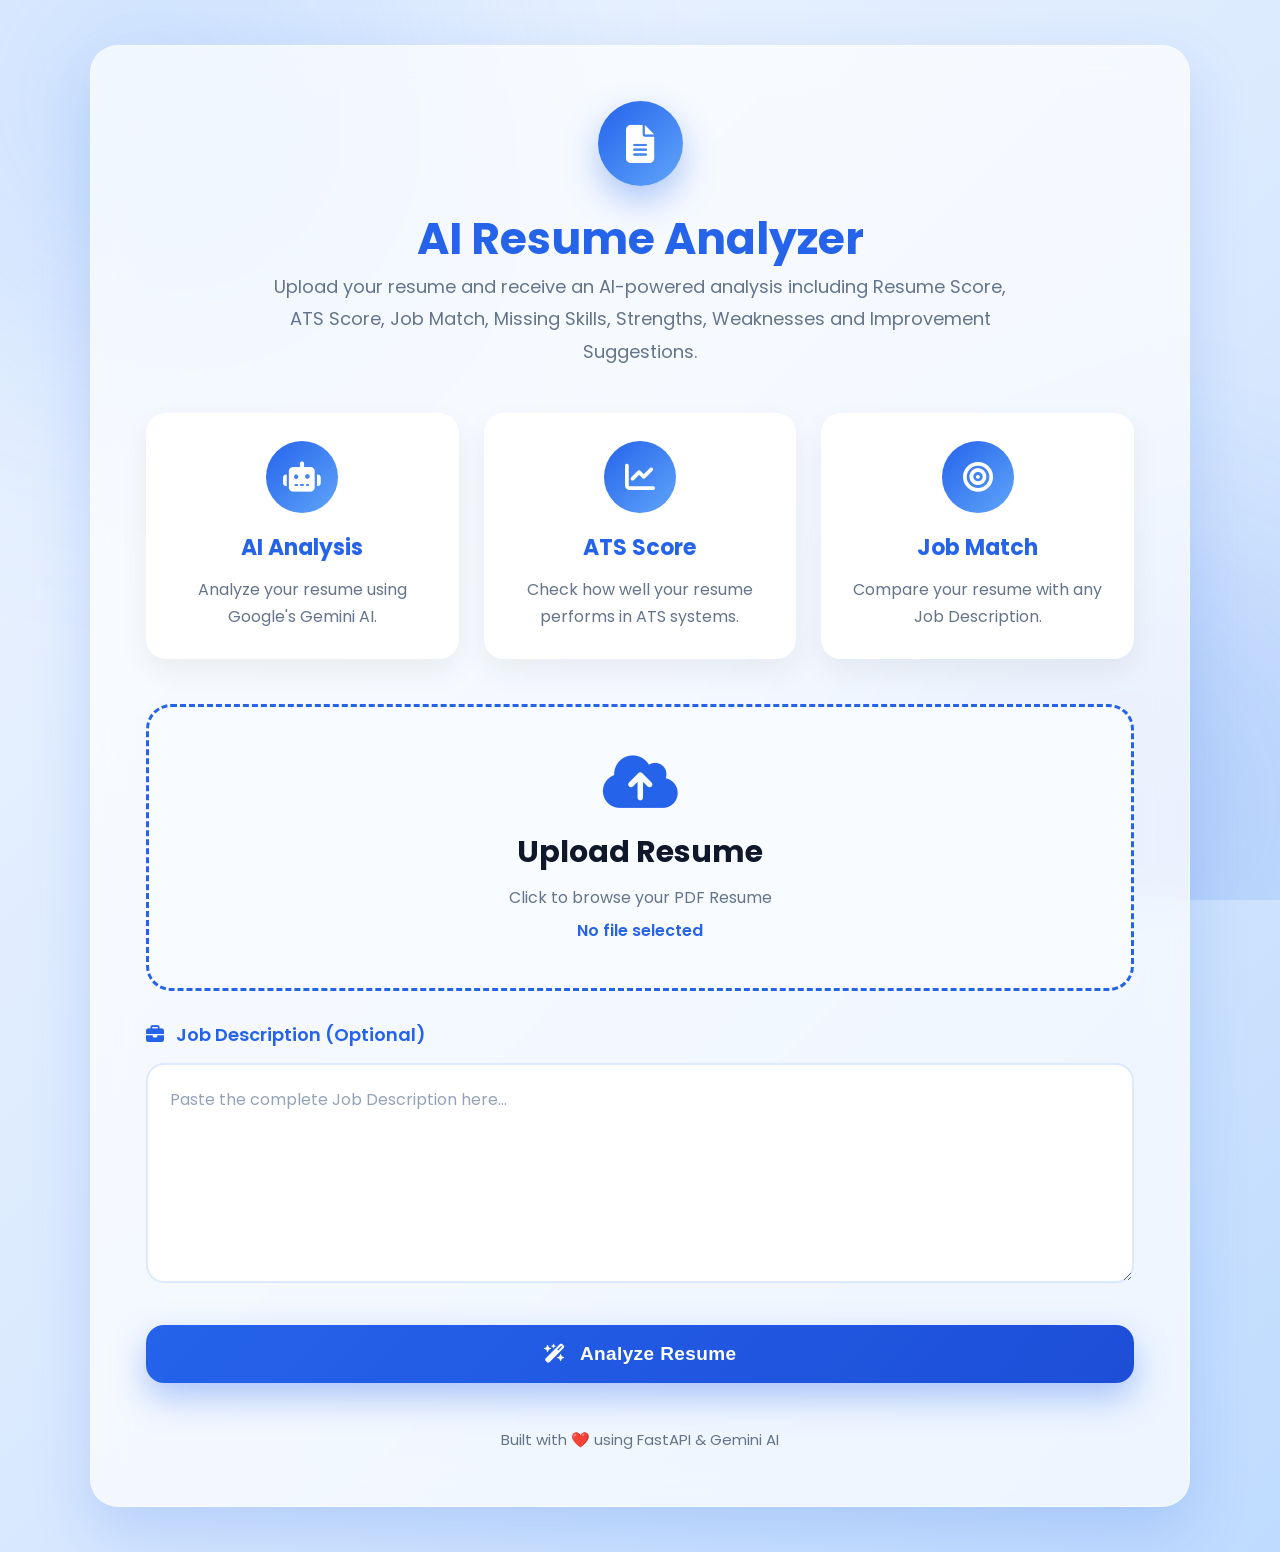
<file: templates/index.html>
<!DOCTYPE html>
<html lang="en">

<head>

    <meta charset="UTF-8">

    <meta name="viewport" content="width=device-width, initial-scale=1.0">

    <title>AI Resume Analyzer</title>

    <link rel="stylesheet" href="/static/style.css">

    <link href="https://fonts.googleapis.com/css2?family=Poppins:wght@300;400;500;600;700&display=swap" rel="stylesheet">

    <link rel="stylesheet"
        href="https://cdnjs.cloudflare.com/ajax/libs/font-awesome/6.6.0/css/all.min.css">

</head>

<body>

    <div class="background"></div>

    <div class="container">

        <section class="hero">

            <div class="logo">

                <div class="logo-circle float">

                    <i class="fa-solid fa-file-lines"></i>

                </div>

            </div>

            <h1>AI Resume Analyzer</h1>

            <p>

                Upload your resume and receive an AI-powered analysis including
                Resume Score, ATS Score, Job Match, Missing Skills,
                Strengths, Weaknesses and Improvement Suggestions.

            </p>

        </section>


        <section class="features">

            <div class="feature-card">

                <i class="fa-solid fa-robot"></i>

                <h3>AI Analysis</h3>

                <p>

                    Analyze your resume using Google's Gemini AI.

                </p>

            </div>

            <div class="feature-card">

                <i class="fa-solid fa-chart-line"></i>

                <h3>ATS Score</h3>

                <p>

                    Check how well your resume performs in ATS systems.

                </p>

            </div>

            <div class="feature-card">

                <i class="fa-solid fa-bullseye"></i>

                <h3>Job Match</h3>

                <p>

                    Compare your resume with any Job Description.

                </p>

            </div>

        </section>


        <form id="uploadForm"
              action="/upload"
              method="POST"
              enctype="multipart/form-data">

            <div class="upload-box">

                <label>

                    <input
                        id="resume"
                        type="file"
                        name="file"
                        accept=".pdf"
                        required>

                    <div class="upload-content">

                        <i class="fa-solid fa-cloud-arrow-up"></i>

                        <h2>Upload Resume</h2>

                        <p>

                            Click to browse your PDF Resume

                        </p>

                        <span id="file-name">

                            No file selected

                        </span>

                    </div>

                </label>

            </div>


            <div class="job-box">

                <label>

                    <i class="fa-solid fa-briefcase"></i>

                    Job Description (Optional)

                </label>

                <textarea
                    name="job_description"
                    placeholder="Paste the complete Job Description here..."></textarea>

            </div>


            <button type="submit">

                <i class="fa-solid fa-wand-magic-sparkles"></i>

                Analyze Resume

            </button>

        </form>


        <div id="loading">

            <div class="loader"></div>

            <h2>Analyzing Resume...</h2>

            <p>

                Please wait while Gemini AI analyzes your resume.

            </p>

        </div>


        <div class="footer">

            Built with ❤️ using FastAPI & Gemini AI

        </div>

    </div>


<script>

const fileInput=document.getElementById("resume");

const fileName=document.getElementById("file-name");

fileInput.addEventListener("change",function(){

if(this.files.length>0){

fileName.innerHTML=this.files[0].name;

}

});


document.getElementById("uploadForm").addEventListener("submit",function(){

document.getElementById("loading").style.display="block";

});

</script>

</body>

</html>
</file>
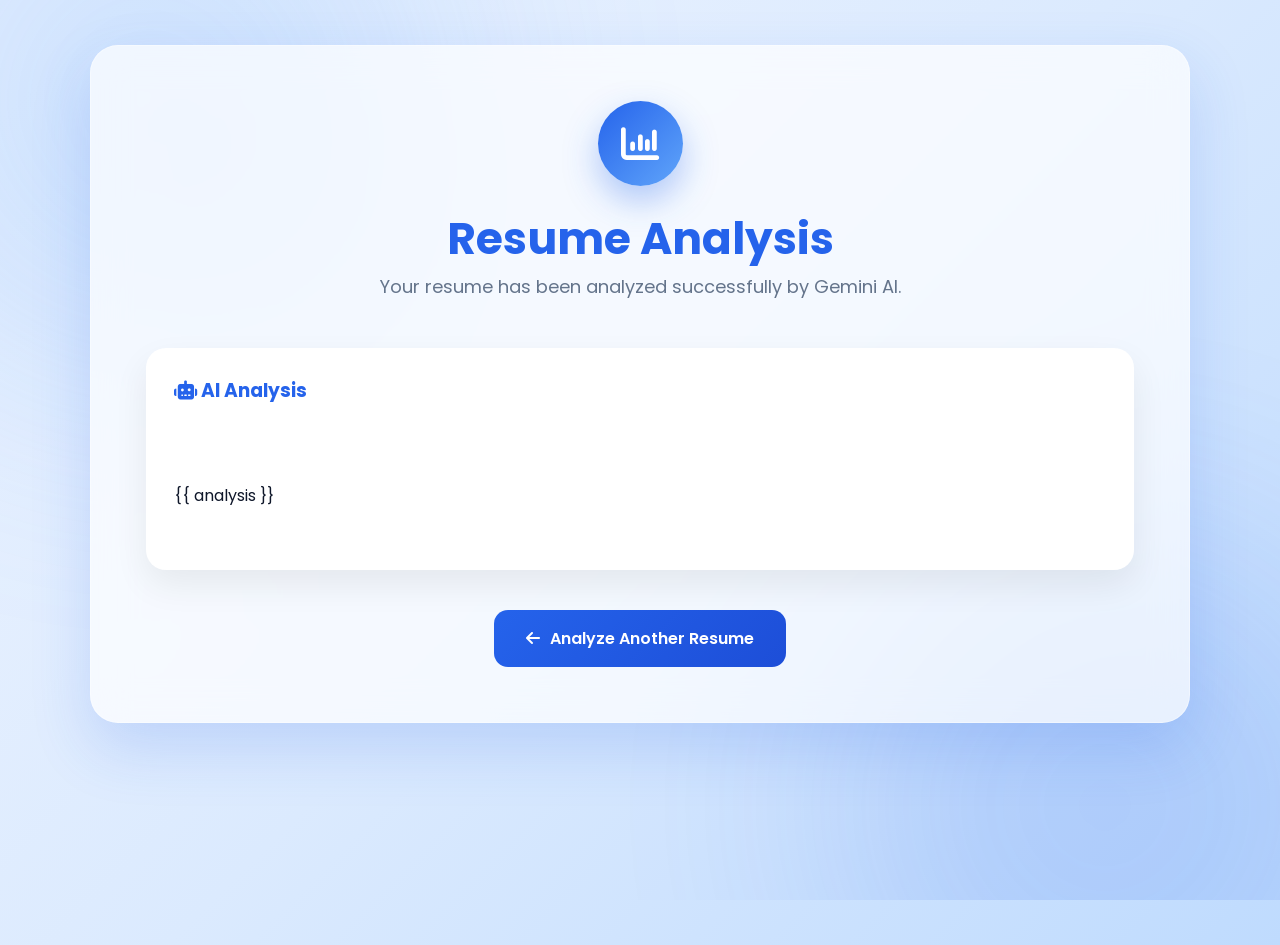
<file: templates/result.html>
<!DOCTYPE html>
<html lang="en">

<head>

<meta charset="UTF-8">

<meta name="viewport" content="width=device-width, initial-scale=1.0">

<title>Resume Analysis</title>

<link rel="stylesheet" href="/static/style.css">

<link href="https://fonts.googleapis.com/css2?family=Poppins:wght@300;400;500;600;700&display=swap" rel="stylesheet">

<link rel="stylesheet"
href="https://cdnjs.cloudflare.com/ajax/libs/font-awesome/6.6.0/css/all.min.css">

</head>

<body>

<div class="background"></div>

<div class="container">

<div class="hero">

<div class="logo">

<div class="logo-circle float">

<i class="fa-solid fa-chart-column"></i>

</div>

</div>

<h1>Resume Analysis</h1>

<p>

Your resume has been analyzed successfully by Gemini AI.

</p>

</div>


<div class="info-box">

<h3>

<i class="fa-solid fa-robot"></i>

AI Analysis

</h3>

<div style="white-space:pre-wrap; line-height:1.9;">

{{ analysis }}

</div>

</div>


<div style="text-align:center; margin-top:40px;">

<a href="/" class="back-btn">

<i class="fa-solid fa-arrow-left"></i>

Analyze Another Resume

</a>

</div>

</div>

</body>

</html>
</file>
<file: static/style.css>
/* =====================================================
   AI RESUME ANALYZER
   PREMIUM UI
   PART 1/3
====================================================== */

*{
    margin:0;
    padding:0;
    box-sizing:border-box;
}

:root{

    --primary:#2563eb;
    --secondary:#1d4ed8;
    --accent:#60a5fa;

    --bg1:#eef4ff;
    --bg2:#dbeafe;
    --bg3:#bfdbfe;

    --white:#ffffff;

    --text:#0f172a;
    --text-light:#64748b;

    --border:rgba(255,255,255,.35);

    --shadow:0 25px 60px rgba(37,99,235,.18);

}

body{

    font-family:'Poppins',sans-serif;

    color:var(--text);

    background:linear-gradient(
    135deg,
    var(--bg1),
    var(--bg2),
    var(--bg3));

    min-height:100vh;

    overflow-x:hidden;

    position:relative;

}


/*==========================
Animated Background
===========================*/

.background{

    position:fixed;

    inset:0;

    overflow:hidden;

    z-index:-2;

}

.background::before{

    content:"";

    position:absolute;

    width:600px;
    height:600px;

    border-radius:50%;

    background:#60a5fa;

    opacity:.20;

    filter:blur(130px);

    top:-200px;
    left:-150px;

    animation:move1 12s infinite alternate;

}

.background::after{

    content:"";

    position:absolute;

    width:550px;
    height:550px;

    border-radius:50%;

    background:#2563eb;

    opacity:.15;

    filter:blur(120px);

    bottom:-180px;
    right:-100px;

    animation:move2 10s infinite alternate;

}

@keyframes move1{

from{

transform:translate(0,0);

}

to{

transform:translate(120px,80px);

}

}

@keyframes move2{

from{

transform:translate(0,0);

}

to{

transform:translate(-120px,-70px);

}

}


/*==========================
Main Container
===========================*/

.container{

    width:min(1100px,92%);

    margin:45px auto;

    background:rgba(255,255,255,.70);

    backdrop-filter:blur(18px);

    border:1px solid var(--border);

    border-radius:28px;

    padding:55px;

    box-shadow:var(--shadow);

}


/*==========================
Hero Section
===========================*/

.hero{

    text-align:center;

    margin-bottom:45px;

}

.logo{

    display:flex;

    align-items:center;

    justify-content:center;

    gap:18px;

    margin-bottom:20px;

}

.logo-circle{

    width:85px;

    height:85px;

    border-radius:50%;

    background:linear-gradient(
    135deg,
    var(--primary),
    var(--accent));

    display:flex;

    justify-content:center;

    align-items:center;

    color:#fff;

    font-size:38px;

    box-shadow:0 15px 35px rgba(37,99,235,.35);

}

.hero h1{

    font-size:44px;

    font-weight:700;

    color:var(--primary);

}

.hero p{

    width:75%;

    margin:auto;

    color:var(--text-light);

    font-size:18px;

    line-height:1.8;

}


/*==========================
Feature Cards
===========================*/

.features{

    display:grid;

    grid-template-columns:repeat(3,1fr);

    gap:25px;

    margin-bottom:45px;

}

.feature-card{

    background:white;

    border-radius:20px;

    padding:28px;

    text-align:center;

    transition:.35s;

    box-shadow:0 12px 30px rgba(0,0,0,.06);

}

.feature-card:hover{

    transform:translateY(-8px);

    box-shadow:0 22px 45px rgba(37,99,235,.20);

}

.feature-card i{

    width:72px;

    height:72px;

    border-radius:50%;

    background:linear-gradient(
    135deg,
    var(--primary),
    var(--accent));

    display:flex;

    justify-content:center;

    align-items:center;

    color:#fff;

    font-size:30px;

    margin:auto;

    margin-bottom:18px;

}

.feature-card h3{

    margin-bottom:12px;

    color:var(--primary);

    font-size:22px;

}

.feature-card p{

    color:var(--text-light);

    line-height:1.7;

}


/*==========================
Form
===========================*/

form{

    margin-top:20px;

}

.upload-box{

    border:3px dashed var(--primary);

    border-radius:25px;

    background:#f8fbff;

    transition:.35s;

    padding:45px;

    margin-bottom:30px;

}

.upload-box:hover{

    background:#eef6ff;

    transform:scale(1.01);

}

.upload-box label{

    cursor:pointer;

    display:block;

}

.upload-content{

    text-align:center;

}

.upload-content i{

    font-size:60px;

    color:var(--primary);

    margin-bottom:18px;

}

.upload-content h2{

    font-size:30px;

    margin-bottom:10px;

}

.upload-content p{

    color:var(--text-light);

    margin-bottom:8px;

}

.upload-content span{

    color:var(--primary);

    font-weight:600;

}

input[type=file]{

    display:none;

}

#file-name{

    margin-top:22px;

    text-align:center;

    color:var(--primary);

    font-weight:600;

}/*=====================================================
PART 2/3
======================================================*/


/*==========================
Job Description
===========================*/

.job-box{

    margin-bottom:35px;

}

.job-box label{

    display:block;

    font-size:18px;

    font-weight:600;

    color:var(--primary);

    margin-bottom:15px;

}

.job-box i{

    margin-right:8px;

}

.job-box textarea{

    width:100%;

    min-height:220px;

    padding:22px;

    border-radius:18px;

    border:2px solid #dbeafe;

    background:#fff;

    font-size:16px;

    resize:vertical;

    font-family:'Poppins',sans-serif;

    transition:.35s;

    outline:none;

    color:var(--text);

}

.job-box textarea::placeholder{

    color:#94a3b8;

}

.job-box textarea:focus{

    border-color:var(--primary);

    box-shadow:0 0 0 6px rgba(37,99,235,.10);

}


/*==========================
Analyze Button
===========================*/

button{

    width:100%;

    padding:18px;

    border:none;

    border-radius:18px;

    background:linear-gradient(
    135deg,
    var(--primary),
    var(--secondary));

    color:white;

    font-size:19px;

    font-weight:600;

    cursor:pointer;

    transition:.35s;

    letter-spacing:.4px;

    box-shadow:0 15px 35px rgba(37,99,235,.35);

}

button i{

    margin-right:10px;

}

button:hover{

    transform:translateY(-4px);

    box-shadow:0 22px 50px rgba(37,99,235,.40);

}

button:active{

    transform:scale(.98);

}


/*==========================
Loading Section
===========================*/

#loading{

    display:none;

    text-align:center;

    margin-top:45px;

    animation:fadeIn .5s;

}

.loader{

    width:85px;

    height:85px;

    margin:auto;

    border:7px solid #dbeafe;

    border-top:7px solid var(--primary);

    border-radius:50%;

    animation:spin 1s linear infinite;

    margin-bottom:25px;

}

#loading h2{

    color:var(--primary);

    margin-bottom:12px;

    font-size:28px;

}

#loading p{

    color:var(--text-light);

    font-size:17px;

}


/*==========================
Footer
===========================*/

.footer{

    margin-top:45px;

    text-align:center;

    color:#64748b;

    font-size:15px;

}


/*==========================
Cards
===========================*/

.card{

    background:white;

    border-radius:22px;

    padding:28px;

    box-shadow:0 15px 35px rgba(0,0,0,.08);

    transition:.35s;

    margin-bottom:25px;

}

.card:hover{

    transform:translateY(-6px);

    box-shadow:0 25px 45px rgba(37,99,235,.18);

}

.card h2{

    color:var(--primary);

    margin-bottom:15px;

}

.card p{

    color:var(--text-light);

    line-height:1.8;

}


/*==========================
Lists
===========================*/

ul{

    margin-top:15px;

    margin-bottom:35px;

    padding-left:25px;

}

li{

    margin-bottom:12px;

    color:#334155;

    line-height:1.8;

}


/*==========================
Links
===========================*/

a{

    display:inline-block;

    text-decoration:none;

    background:linear-gradient(
    135deg,
    var(--primary),
    var(--secondary));

    color:white;

    padding:14px 26px;

    border-radius:12px;

    transition:.35s;

    font-weight:600;

}

a:hover{

    transform:translateY(-3px);

    box-shadow:0 15px 35px rgba(37,99,235,.30);

}


/*==========================
Scrollbar
===========================*/

::-webkit-scrollbar{

    width:10px;

}

::-webkit-scrollbar-track{

    background:#dbeafe;

}

::-webkit-scrollbar-thumb{

    background:var(--primary);

    border-radius:20px;

}

::-webkit-scrollbar-thumb:hover{

    background:var(--secondary);

}


/*==========================
Animations
===========================*/

@keyframes spin{

    from{

        transform:rotate(0deg);

    }

    to{

        transform:rotate(360deg);

    }

}

@keyframes fadeIn{

    from{

        opacity:0;

        transform:translateY(20px);

    }

    to{

        opacity:1;

        transform:translateY(0);

    }

}/*=====================================================
PART 3/3
======================================================*/


/*==========================
RESULT PAGE
===========================*/

.result-grid{

    display:grid;

    grid-template-columns:repeat(2,1fr);

    gap:25px;

    margin-bottom:35px;

}

.score-card{

    background:linear-gradient(135deg,#2563eb,#3b82f6);

    color:#fff;

    border-radius:22px;

    padding:35px;

    text-align:center;

    box-shadow:0 20px 45px rgba(37,99,235,.28);

    transition:.35s;

}

.score-card:hover{

    transform:translateY(-8px);

}

.score-number{

    font-size:60px;

    font-weight:700;

    margin:15px 0;

}

.score-label{

    font-size:18px;

    opacity:.95;

}

.section-title{

    color:var(--primary);

    font-size:28px;

    font-weight:700;

    margin:40px 0 20px;

    position:relative;

    padding-left:18px;

}

.section-title::before{

    content:"";

    position:absolute;

    left:0;

    top:4px;

    width:6px;

    height:34px;

    border-radius:10px;

    background:var(--primary);

}


/*==========================
INFO BOX
===========================*/

.info-box{

    background:#fff;

    border-radius:20px;

    padding:28px;

    margin-bottom:25px;

    box-shadow:0 15px 35px rgba(0,0,0,.07);

    transition:.35s;

}

.info-box:hover{

    transform:translateY(-6px);

    box-shadow:0 25px 45px rgba(37,99,235,.15);

}

.info-box h3{

    color:var(--primary);

    margin-bottom:15px;

}

.info-box p{

    color:#475569;

    line-height:1.9;

}


/*==========================
LIST STYLE
===========================*/

.info-box ul{

    list-style:none;

    padding:0;

}

.info-box li{

    background:#f8fbff;

    margin-bottom:12px;

    padding:14px 18px;

    border-left:5px solid var(--primary);

    border-radius:10px;

    transition:.30s;

}

.info-box li:hover{

    background:#eef6ff;

    transform:translateX(6px);

}


/*==========================
BACK BUTTON
===========================*/

.back-btn{

    display:inline-flex;

    align-items:center;

    justify-content:center;

    gap:10px;

    padding:16px 32px;

    background:linear-gradient(135deg,#2563eb,#1d4ed8);

    color:#fff;

    border-radius:14px;

    text-decoration:none;

    font-weight:600;

    transition:.35s;

}

.back-btn:hover{

    transform:translateY(-4px);

    box-shadow:0 18px 35px rgba(37,99,235,.30);

}


/*==========================
FLOAT ANIMATION
===========================*/

.float{

    animation:floating 4s ease-in-out infinite;

}

@keyframes floating{

    0%{

        transform:translateY(0);

    }

    50%{

        transform:translateY(-10px);

    }

    100%{

        transform:translateY(0);

    }

}


/*==========================
RESPONSIVE
===========================*/

@media(max-width:1000px){

.container{

width:94%;

padding:35px;

}

.hero h1{

font-size:36px;

}

.hero p{

width:95%;

font-size:16px;

}

.features{

grid-template-columns:1fr;

}

.result-grid{

grid-template-columns:1fr;

}

}


@media(max-width:768px){

.container{

padding:25px;

}

.logo{

flex-direction:column;

}

.logo-circle{

width:70px;

height:70px;

font-size:30px;

}

.hero h1{

font-size:30px;

}

.upload-box{

padding:30px;

}

.upload-content h2{

font-size:24px;

}

.upload-content i{

font-size:50px;

}

button{

font-size:17px;

padding:16px;

}

.score-number{

font-size:45px;

}

.section-title{

font-size:24px;

}

}


@media(max-width:480px){

.container{

width:96%;

padding:20px;

border-radius:18px;

}

.hero h1{

font-size:26px;

}

.hero p{

font-size:15px;

}

.upload-content h2{

font-size:22px;

}

.upload-content p{

font-size:14px;

}

.job-box textarea{

min-height:180px;

padding:18px;

}

.score-card{

padding:25px;

}

.score-number{

font-size:40px;

}

.info-box{

padding:20px;

}

.back-btn{

width:100%;

}

}


/*==========================
SMOOTH FADE
===========================*/

.container,
.card,
.score-card,
.info-box{

animation:fadeIn .6s ease;

}


/*==========================
END OF FILE
===========================*/
</file>
